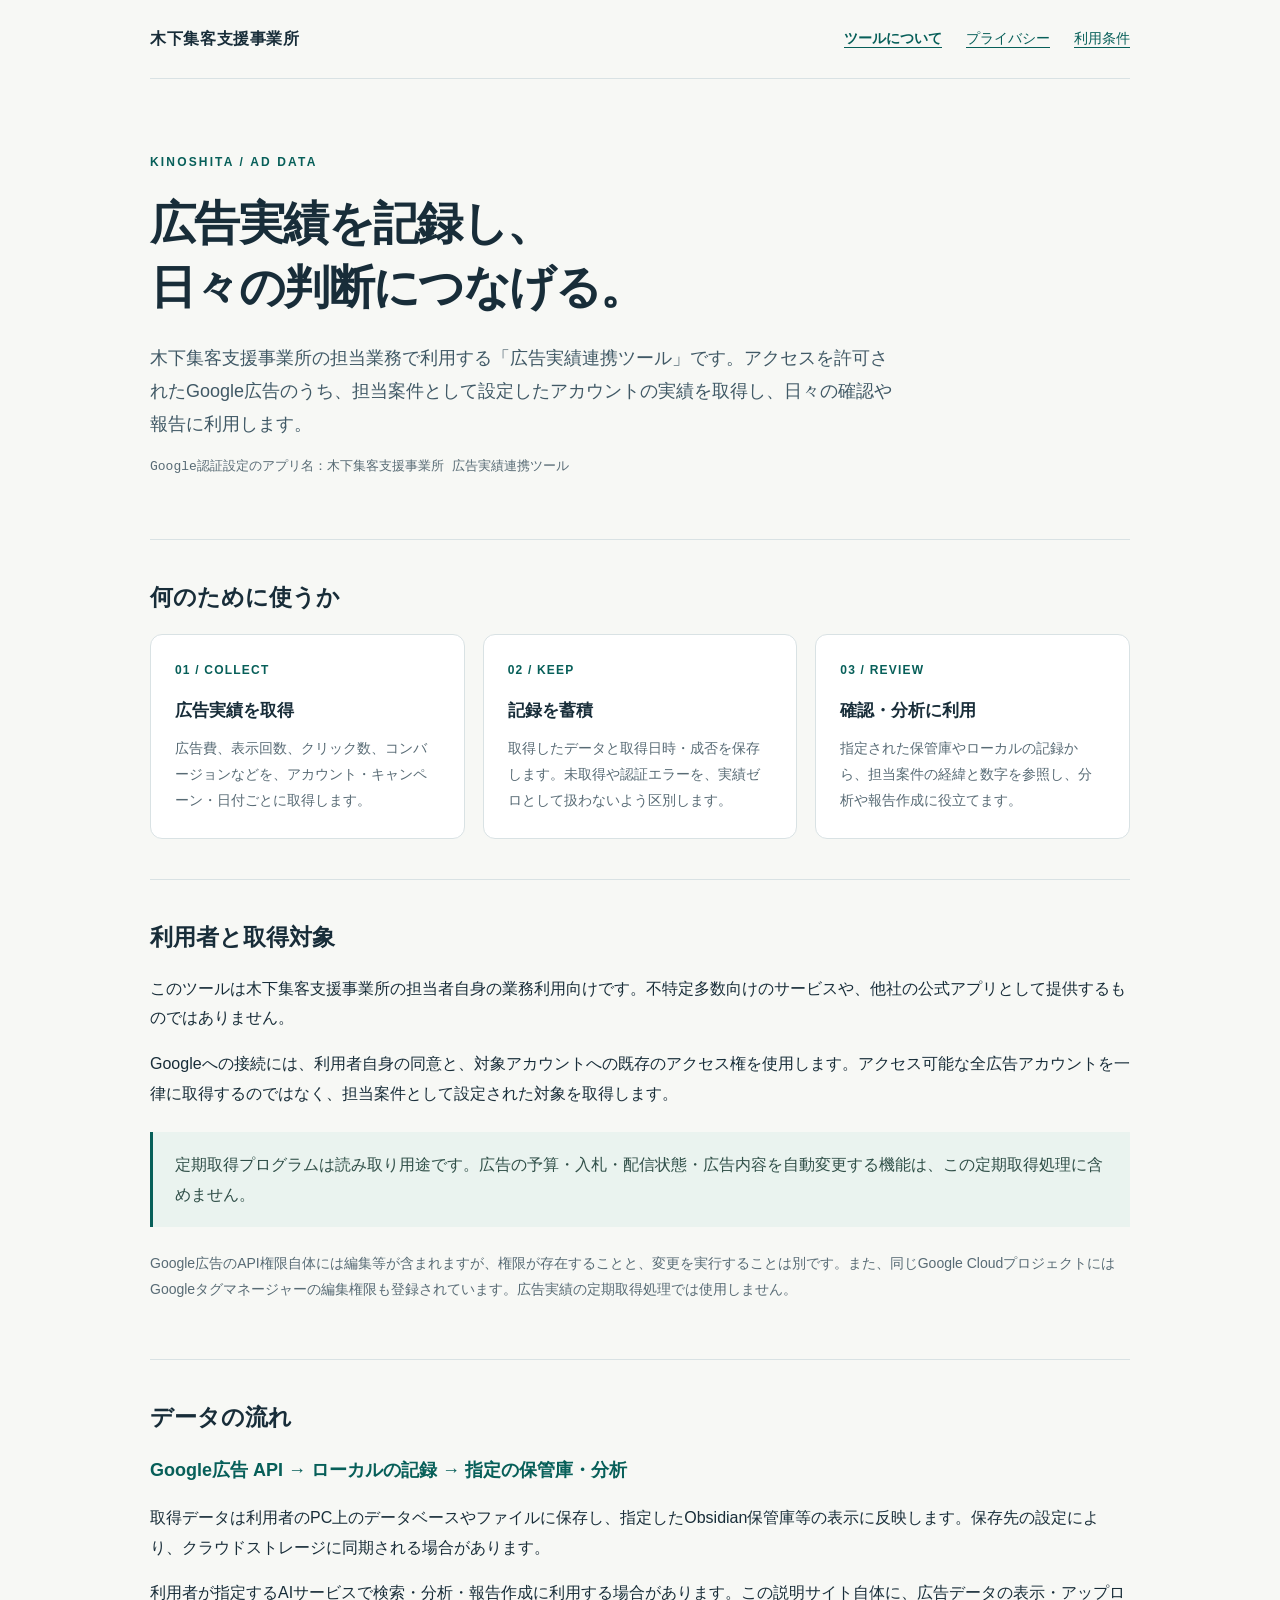
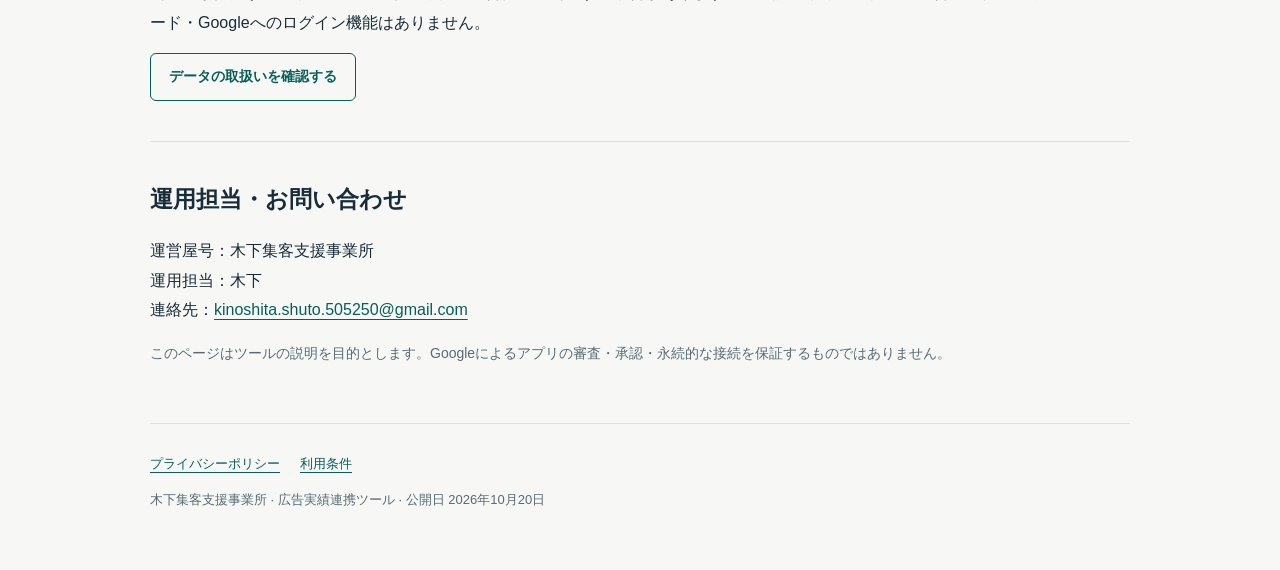
<file: index.html>
<!doctype html>
<html lang="ja">
<head>
  <meta charset="utf-8">
  <meta name="viewport" content="width=device-width,initial-scale=1">
  <meta name="robots" content="noindex,nofollow">
  <meta http-equiv="Content-Security-Policy" content="default-src 'none'; style-src 'self'; img-src 'self'; base-uri 'none'; form-action 'none'">
  <title>木下集客支援事業所 | 広告実績連携ツール</title>
  <meta name="description" content="木下集客支援事業所の担当業務で利用する、Google広告の実績取得・蓄積ツールの説明ページです。">
  <link rel="stylesheet" href="styles.css">
</head>
<body>
  <header>
    <a class="brand" href="index.html">木下集客支援事業所</a>
    <nav aria-label="メインナビゲーション"><a href="index.html" aria-current="page">ツールについて</a><a href="privacy.html">プライバシー</a><a href="terms.html">利用条件</a></nav>
  </header>
  <main>
    <section class="hero">
      <p class="eyebrow">KINOSHITA / AD DATA</p>
      <h1>広告実績を記録し、<br>日々の判断につなげる。</h1>
      <p class="lead">木下集客支援事業所の担当業務で利用する「広告実績連携ツール」です。アクセスを許可されたGoogle広告のうち、担当案件として設定したアカウントの実績を取得し、日々の確認や報告に利用します。</p>
      <p class="app-id">Google認証設定のアプリ名：木下集客支援事業所 広告実績連携ツール</p>
    </section>
    <section class="section" aria-labelledby="purpose">
      <h2 id="purpose">何のために使うか</h2>
      <div class="grid">
        <article class="card"><div class="number">01 / COLLECT</div><h3>広告実績を取得</h3><p>広告費、表示回数、クリック数、コンバージョンなどを、アカウント・キャンペーン・日付ごとに取得します。</p></article>
        <article class="card"><div class="number">02 / KEEP</div><h3>記録を蓄積</h3><p>取得したデータと取得日時・成否を保存します。未取得や認証エラーを、実績ゼロとして扱わないよう区別します。</p></article>
        <article class="card"><div class="number">03 / REVIEW</div><h3>確認・分析に利用</h3><p>指定された保管庫やローカルの記録から、担当案件の経緯と数字を参照し、分析や報告作成に役立てます。</p></article>
      </div>
    </section>
    <section class="section" aria-labelledby="scope">
      <h2 id="scope">利用者と取得対象</h2>
      <p>このツールは木下集客支援事業所の担当者自身の業務利用向けです。不特定多数向けのサービスや、他社の公式アプリとして提供するものではありません。</p>
      <p>Googleへの接続には、利用者自身の同意と、対象アカウントへの既存のアクセス権を使用します。アクセス可能な全広告アカウントを一律に取得するのではなく、担当案件として設定された対象を取得します。</p>
      <div class="note">定期取得プログラムは読み取り用途です。広告の予算・入札・配信状態・広告内容を自動変更する機能は、この定期取得処理に含めません。</div>
      <p class="muted">Google広告のAPI権限自体には編集等が含まれますが、権限が存在することと、変更を実行することは別です。また、同じGoogle CloudプロジェクトにはGoogleタグマネージャーの編集権限も登録されています。広告実績の定期取得処理では使用しません。</p>
    </section>
    <section class="section" aria-labelledby="storage">
      <h2 id="storage">データの流れ</h2>
      <p class="flow">Google広告 API → ローカルの記録 → 指定の保管庫・分析</p>
      <p>取得データは利用者のPC上のデータベースやファイルに保存し、指定したObsidian保管庫等の表示に反映します。保存先の設定により、クラウドストレージに同期される場合があります。</p>
      <p>利用者が指定するAIサービスで検索・分析・報告作成に利用する場合があります。この説明サイト自体に、広告データの表示・アップロード・Googleへのログイン機能はありません。</p>
      <a class="button-link" href="privacy.html">データの取扱いを確認する</a>
    </section>
    <section class="section" aria-labelledby="contact">
      <h2 id="contact">運用担当・お問い合わせ</h2>
      <p>運営屋号：木下集客支援事業所<br>運用担当：木下<br>連絡先：<a class="email" href="mailto:kinoshita.shuto.505250@gmail.com">kinoshita.shuto.505250@gmail.com</a></p>
      <p class="muted">このページはツールの説明を目的とします。Googleによるアプリの審査・承認・永続的な接続を保証するものではありません。</p>
    </section>
  </main>
  <footer><div class="footer-links"><a href="privacy.html">プライバシーポリシー</a><a href="terms.html">利用条件</a></div><p>木下集客支援事業所 · 広告実績連携ツール · 公開日 2026年10月20日</p></footer>
</body>
</html>
</file>
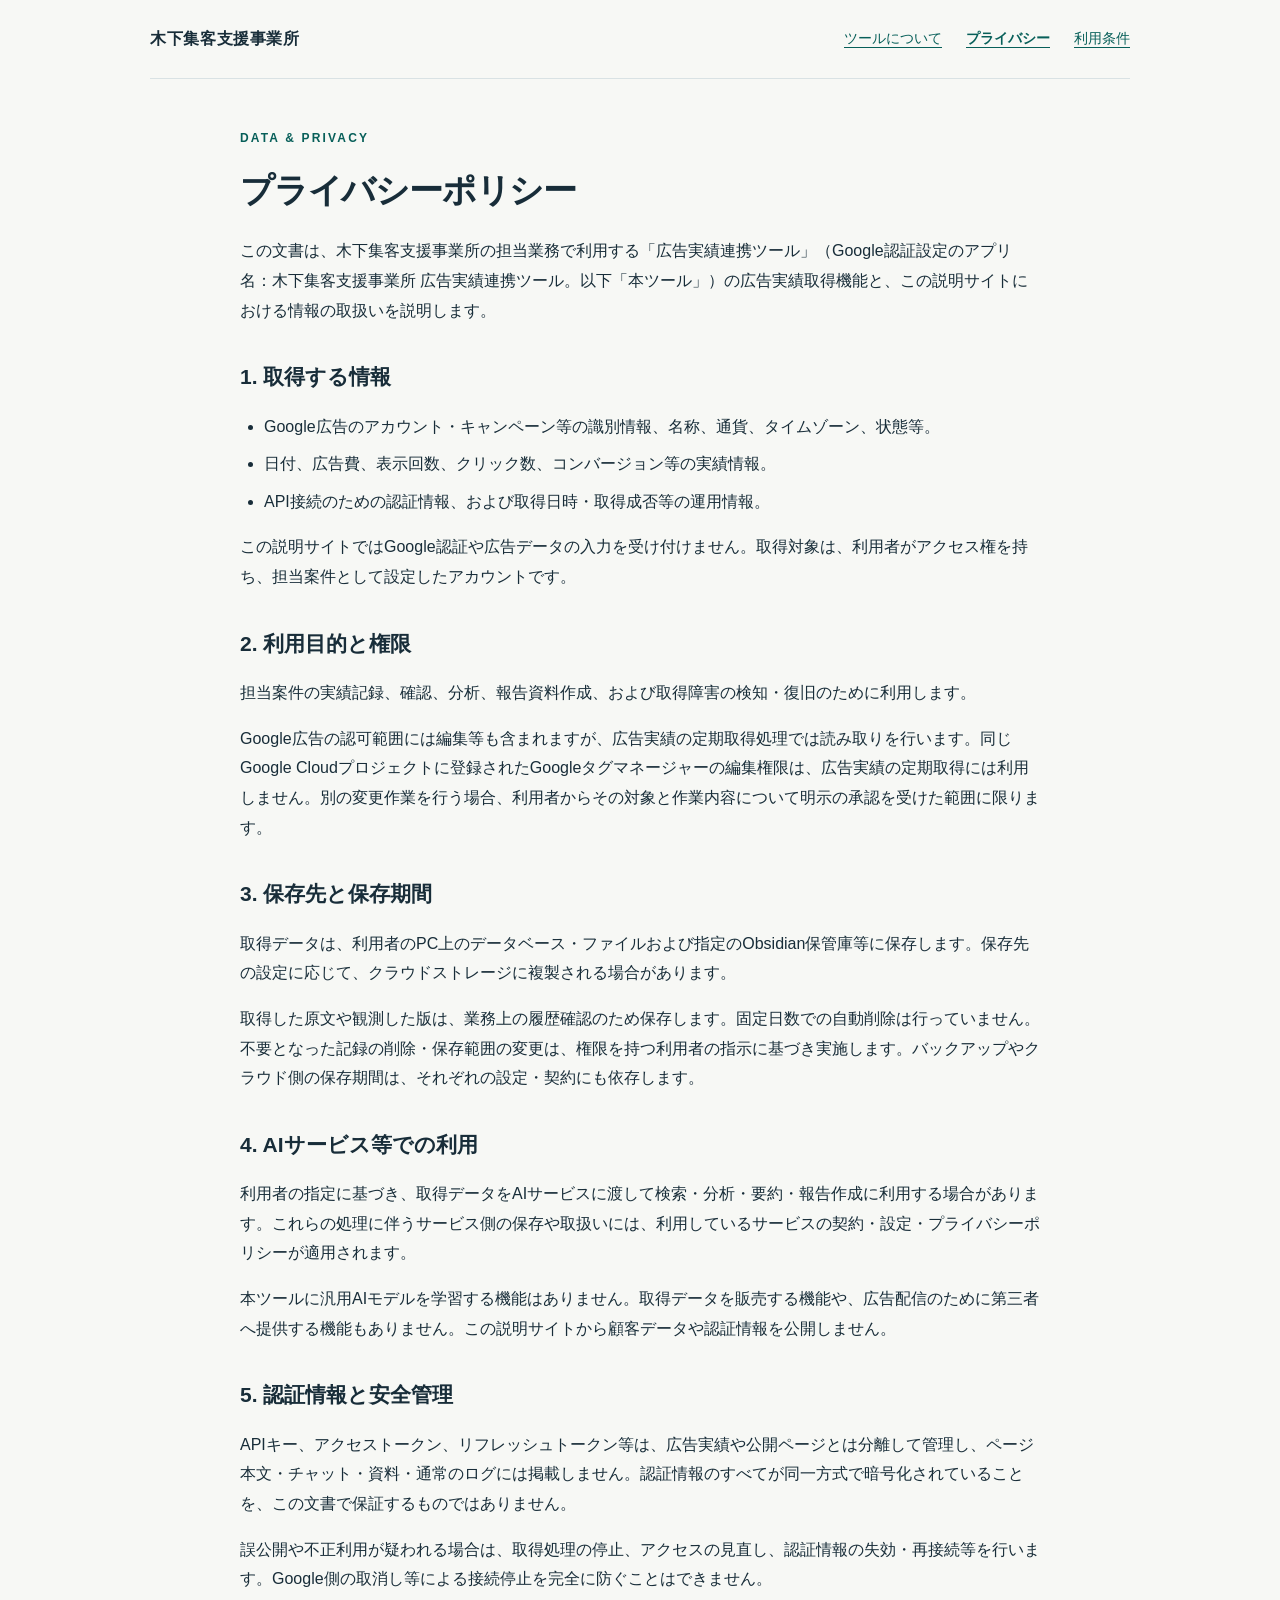
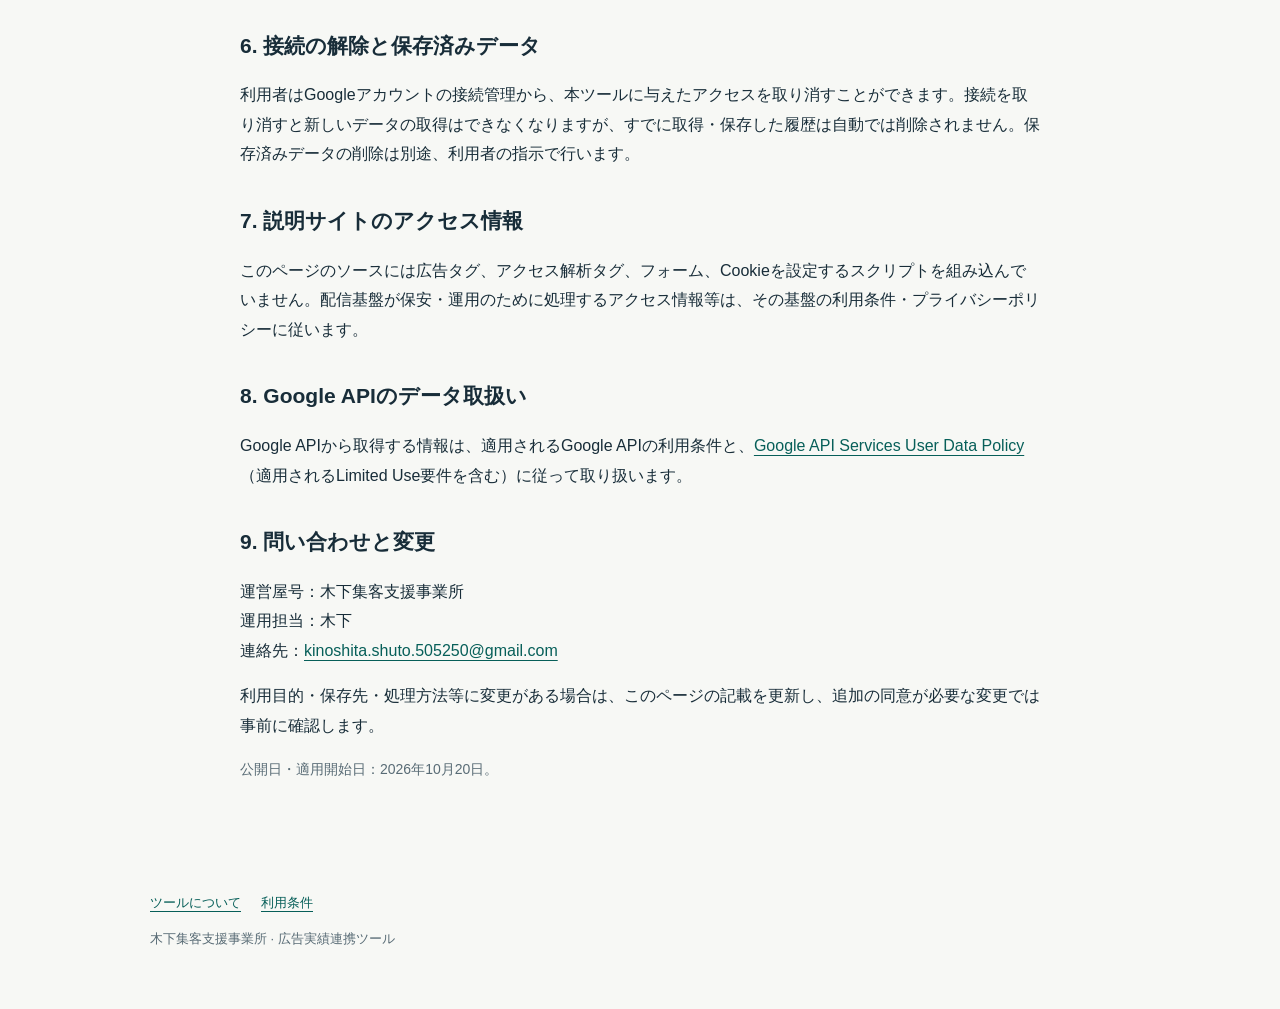
<file: privacy.html>
<!doctype html>
<html lang="ja">
<head>
  <meta charset="utf-8">
  <meta name="viewport" content="width=device-width,initial-scale=1">
  <meta name="robots" content="noindex,nofollow">
  <meta http-equiv="Content-Security-Policy" content="default-src 'none'; style-src 'self'; img-src 'self'; base-uri 'none'; form-action 'none'">
  <title>プライバシーポリシー | 木下集客支援事業所</title>
  <meta name="description" content="木下集客支援事業所の広告実績連携ツールにおけるGoogle広告データ、認証情報、保存・分析の取扱いについて。">
  <link rel="stylesheet" href="styles.css">
</head>
<body>
  <header><a class="brand" href="index.html">木下集客支援事業所</a><nav aria-label="メインナビゲーション"><a href="index.html">ツールについて</a><a href="privacy.html" aria-current="page">プライバシー</a><a href="terms.html">利用条件</a></nav></header>
  <main class="prose">
    <p class="eyebrow">DATA &amp; PRIVACY</p>
    <h1>プライバシーポリシー</h1>
    <p>この文書は、木下集客支援事業所の担当業務で利用する「広告実績連携ツール」（Google認証設定のアプリ名：木下集客支援事業所 広告実績連携ツール。以下「本ツール」）の広告実績取得機能と、この説明サイトにおける情報の取扱いを説明します。</p>
    <section><h2>1. 取得する情報</h2><ul><li>Google広告のアカウント・キャンペーン等の識別情報、名称、通貨、タイムゾーン、状態等。</li><li>日付、広告費、表示回数、クリック数、コンバージョン等の実績情報。</li><li>API接続のための認証情報、および取得日時・取得成否等の運用情報。</li></ul><p>この説明サイトではGoogle認証や広告データの入力を受け付けません。取得対象は、利用者がアクセス権を持ち、担当案件として設定したアカウントです。</p></section>
    <section><h2>2. 利用目的と権限</h2><p>担当案件の実績記録、確認、分析、報告資料作成、および取得障害の検知・復旧のために利用します。</p><p>Google広告の認可範囲には編集等も含まれますが、広告実績の定期取得処理では読み取りを行います。同じGoogle Cloudプロジェクトに登録されたGoogleタグマネージャーの編集権限は、広告実績の定期取得には利用しません。別の変更作業を行う場合、利用者からその対象と作業内容について明示の承認を受けた範囲に限ります。</p></section>
    <section><h2>3. 保存先と保存期間</h2><p>取得データは、利用者のPC上のデータベース・ファイルおよび指定のObsidian保管庫等に保存します。保存先の設定に応じて、クラウドストレージに複製される場合があります。</p><p>取得した原文や観測した版は、業務上の履歴確認のため保存します。固定日数での自動削除は行っていません。不要となった記録の削除・保存範囲の変更は、権限を持つ利用者の指示に基づき実施します。バックアップやクラウド側の保存期間は、それぞれの設定・契約にも依存します。</p></section>
    <section><h2>4. AIサービス等での利用</h2><p>利用者の指定に基づき、取得データをAIサービスに渡して検索・分析・要約・報告作成に利用する場合があります。これらの処理に伴うサービス側の保存や取扱いには、利用しているサービスの契約・設定・プライバシーポリシーが適用されます。</p><p>本ツールに汎用AIモデルを学習する機能はありません。取得データを販売する機能や、広告配信のために第三者へ提供する機能もありません。この説明サイトから顧客データや認証情報を公開しません。</p></section>
    <section><h2>5. 認証情報と安全管理</h2><p>APIキー、アクセストークン、リフレッシュトークン等は、広告実績や公開ページとは分離して管理し、ページ本文・チャット・資料・通常のログには掲載しません。認証情報のすべてが同一方式で暗号化されていることを、この文書で保証するものではありません。</p><p>誤公開や不正利用が疑われる場合は、取得処理の停止、アクセスの見直し、認証情報の失効・再接続等を行います。Google側の取消し等による接続停止を完全に防ぐことはできません。</p></section>
    <section><h2>6. 接続の解除と保存済みデータ</h2><p>利用者はGoogleアカウントの接続管理から、本ツールに与えたアクセスを取り消すことができます。接続を取り消すと新しいデータの取得はできなくなりますが、すでに取得・保存した履歴は自動では削除されません。保存済みデータの削除は別途、利用者の指示で行います。</p></section>
    <section><h2>7. 説明サイトのアクセス情報</h2><p>このページのソースには広告タグ、アクセス解析タグ、フォーム、Cookieを設定するスクリプトを組み込んでいません。配信基盤が保安・運用のために処理するアクセス情報等は、その基盤の利用条件・プライバシーポリシーに従います。</p></section>
    <section><h2>8. Google APIのデータ取扱い</h2><p>Google APIから取得する情報は、適用されるGoogle APIの利用条件と、<a href="https://developers.google.com/terms/api-services-user-data-policy">Google API Services User Data Policy</a>（適用されるLimited Use要件を含む）に従って取り扱います。</p></section>
    <section><h2>9. 問い合わせと変更</h2><p>運営屋号：木下集客支援事業所<br>運用担当：木下<br>連絡先：<a class="email" href="mailto:kinoshita.shuto.505250@gmail.com">kinoshita.shuto.505250@gmail.com</a></p><p>利用目的・保存先・処理方法等に変更がある場合は、このページの記載を更新し、追加の同意が必要な変更では事前に確認します。</p><p class="muted">公開日・適用開始日：2026年10月20日。</p></section>
  </main>
  <footer><div class="footer-links"><a href="index.html">ツールについて</a><a href="terms.html">利用条件</a></div><p>木下集客支援事業所 · 広告実績連携ツール</p></footer>
</body>
</html>
</file>
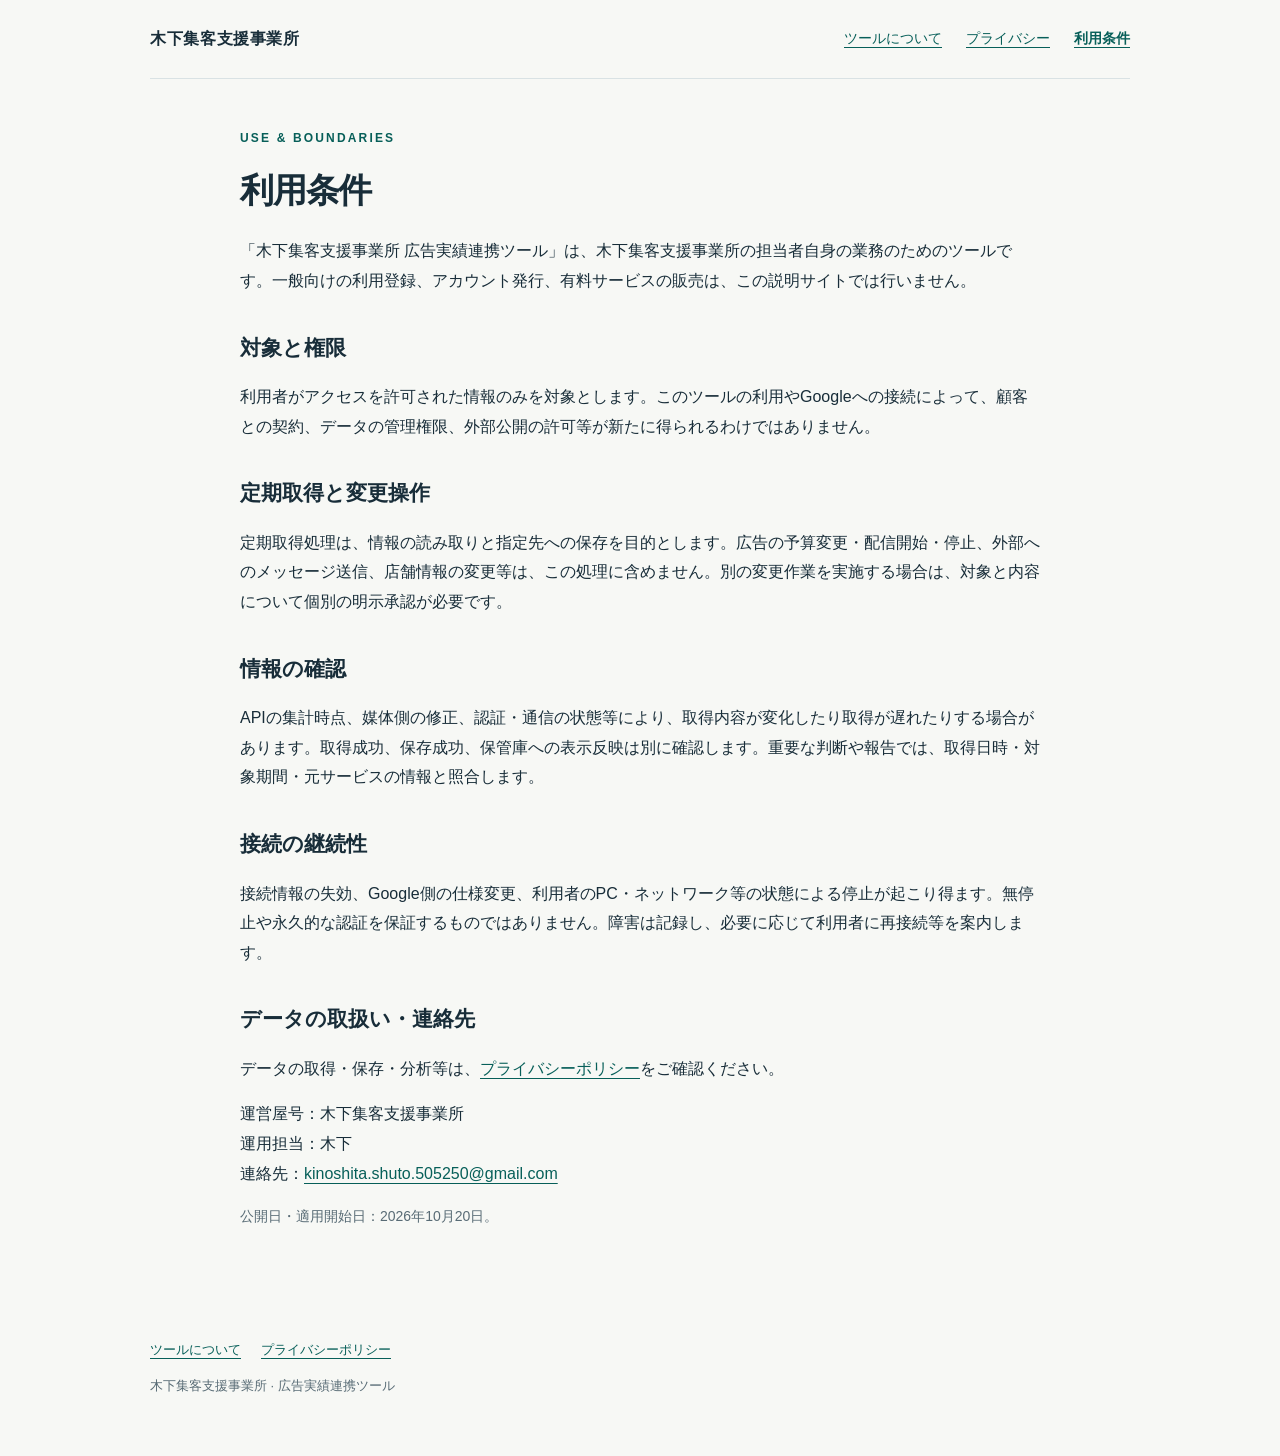
<file: terms.html>
<!doctype html>
<html lang="ja">
<head>
  <meta charset="utf-8">
  <meta name="viewport" content="width=device-width,initial-scale=1">
  <meta name="robots" content="noindex,nofollow">
  <meta http-equiv="Content-Security-Policy" content="default-src 'none'; style-src 'self'; img-src 'self'; base-uri 'none'; form-action 'none'">
  <title>利用条件 | 木下集客支援事業所</title>
  <meta name="description" content="本人用の業務データ連携ツールの対象、実行範囲、利用上の注意。">
  <link rel="stylesheet" href="styles.css">
</head>
<body>
  <header><a class="brand" href="index.html">木下集客支援事業所</a><nav aria-label="メインナビゲーション"><a href="index.html">ツールについて</a><a href="privacy.html">プライバシー</a><a href="terms.html" aria-current="page">利用条件</a></nav></header>
  <main class="prose">
    <p class="eyebrow">USE &amp; BOUNDARIES</p><h1>利用条件</h1>
    <p>「木下集客支援事業所 広告実績連携ツール」は、木下集客支援事業所の担当者自身の業務のためのツールです。一般向けの利用登録、アカウント発行、有料サービスの販売は、この説明サイトでは行いません。</p>
    <section><h2>対象と権限</h2><p>利用者がアクセスを許可された情報のみを対象とします。このツールの利用やGoogleへの接続によって、顧客との契約、データの管理権限、外部公開の許可等が新たに得られるわけではありません。</p></section>
    <section><h2>定期取得と変更操作</h2><p>定期取得処理は、情報の読み取りと指定先への保存を目的とします。広告の予算変更・配信開始・停止、外部へのメッセージ送信、店舗情報の変更等は、この処理に含めません。別の変更作業を実施する場合は、対象と内容について個別の明示承認が必要です。</p></section>
    <section><h2>情報の確認</h2><p>APIの集計時点、媒体側の修正、認証・通信の状態等により、取得内容が変化したり取得が遅れたりする場合があります。取得成功、保存成功、保管庫への表示反映は別に確認します。重要な判断や報告では、取得日時・対象期間・元サービスの情報と照合します。</p></section>
    <section><h2>接続の継続性</h2><p>接続情報の失効、Google側の仕様変更、利用者のPC・ネットワーク等の状態による停止が起こり得ます。無停止や永久的な認証を保証するものではありません。障害は記録し、必要に応じて利用者に再接続等を案内します。</p></section>
    <section><h2>データの取扱い・連絡先</h2><p>データの取得・保存・分析等は、<a href="privacy.html">プライバシーポリシー</a>をご確認ください。</p><p>運営屋号：木下集客支援事業所<br>運用担当：木下<br>連絡先：<a class="email" href="mailto:kinoshita.shuto.505250@gmail.com">kinoshita.shuto.505250@gmail.com</a></p><p class="muted">公開日・適用開始日：2026年10月20日。</p></section>
  </main>
  <footer><div class="footer-links"><a href="index.html">ツールについて</a><a href="privacy.html">プライバシーポリシー</a></div><p>木下集客支援事業所 · 広告実績連携ツール</p></footer>
</body>
</html>
</file>
<file: styles.css>
:root{color-scheme:light;--ink:#182d39;--muted:#586b75;--line:#d9e2e4;--paper:#f7f8f5;--teal:#075f59;--white:#fff;--sand:#fff7e5}
*{box-sizing:border-box}html{scroll-behavior:smooth}body{margin:0;background:var(--paper);color:var(--ink);font-family:-apple-system,BlinkMacSystemFont,"Segoe UI","Yu Gothic",Meiryo,sans-serif;font-size:16px;line-height:1.85}a{color:var(--teal);text-underline-offset:4px}a:focus-visible{outline:3px solid #b57500;outline-offset:5px}header,main,footer{width:min(100% - 48px,980px);margin:auto}.draft{background:var(--sand);border-bottom:1px solid #e6d1a7;color:#73521a;font-size:13px;padding:10px 24px;text-align:center}header{display:flex;align-items:center;justify-content:space-between;gap:24px;padding:24px 0;border-bottom:1px solid var(--line)}.brand{font-weight:750;letter-spacing:.04em;text-decoration:none;color:var(--ink)}nav{display:flex;flex-wrap:wrap;gap:10px 24px;font-size:14px}nav a[aria-current=page]{font-weight:700}.hero{padding:72px 0 48px;border-bottom:1px solid var(--line)}.eyebrow{font-size:12px;letter-spacing:.18em;color:var(--teal);font-weight:750;margin:0 0 18px}h1{font-size:clamp(29px,5vw,46px);line-height:1.4;letter-spacing:-.035em;margin:0 0 22px;font-weight:750}h2{font-size:23px;line-height:1.55;margin:0 0 18px}h3{font-size:17px;line-height:1.6;margin:0 0 12px}.lead{font-size:18px;max-width:750px;color:#405966}.app-id{font:13px ui-monospace,SFMono-Regular,Consolas,monospace;color:var(--muted)}.section{padding:40px 0;border-bottom:1px solid var(--line)}.grid{display:grid;grid-template-columns:repeat(3,1fr);gap:18px}.card{background:var(--white);border:1px solid var(--line);padding:24px;border-radius:12px}.number{font-size:12px;font-weight:700;color:var(--teal);letter-spacing:.1em;margin-bottom:16px}.card p{font-size:14px;margin:0;color:var(--muted)}.note{background:#eaf3ef;border-left:3px solid var(--teal);padding:18px 22px;margin:24px 0;color:#304f48}.muted{color:var(--muted);font-size:14px}p{margin:0 0 16px}ul,ol{padding-left:24px}li{margin:8px 0}.prose{max-width:800px;padding:48px 0 64px}.prose h1{font-size:34px}.prose section{margin-top:36px}.prose h2{font-size:21px}footer{padding:28px 0 42px;color:var(--muted);font-size:13px}.footer-links{display:flex;gap:20px;flex-wrap:wrap;margin-bottom:12px}.email{overflow-wrap:anywhere}.button-link{display:inline-block;border:1px solid var(--teal);padding:10px 18px;border-radius:6px;text-decoration:none;font-size:14px;font-weight:700}.flow{font-size:18px;font-weight:650;color:var(--teal)}@media(max-width:700px){header,main,footer{width:calc(100% - 32px)}header{align-items:flex-start;flex-direction:column;gap:12px;padding:18px 0}.hero{padding:40px 0 30px}.lead{font-size:16px}.grid{grid-template-columns:1fr}.card{padding:20px}.section{padding:30px 0}.prose{padding-top:32px}.draft{text-align:left;padding:10px 16px}.flow{font-size:16px}}
</file>
